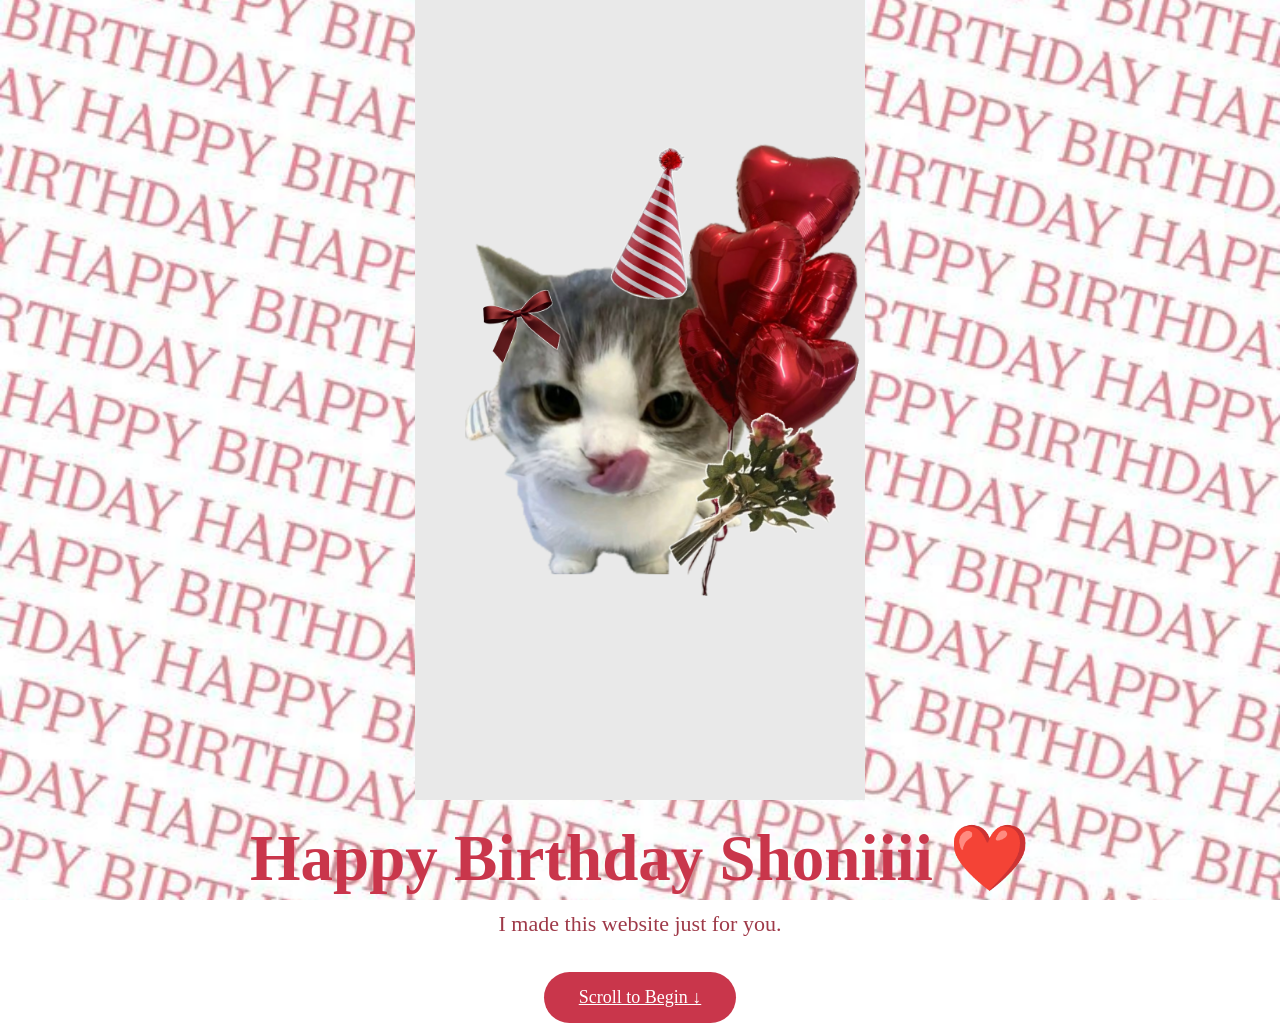
<file: index.html>
<!DOCTYPE html>
<html lang="en">

<head>

    <meta charset="UTF-8">
    <meta name="viewport" content="width=device-width, initial-scale=1.0">

    <title>Happy Birthday Shoniiii ❤️</title>

    <link rel="stylesheet" href="style.css">

</head>

<body>

    <div class="container">

        <img src="images/cat.png" class="cat" alt="Birthday Cat">

        <h1>Happy Birthday Shoniiii ❤️</h1>

        <p>I made this website just for you.</p>

        <a href="love.html" class="button">
            Scroll to Begin ↓
        </a>

    </div>

</body>

</html>
</file>
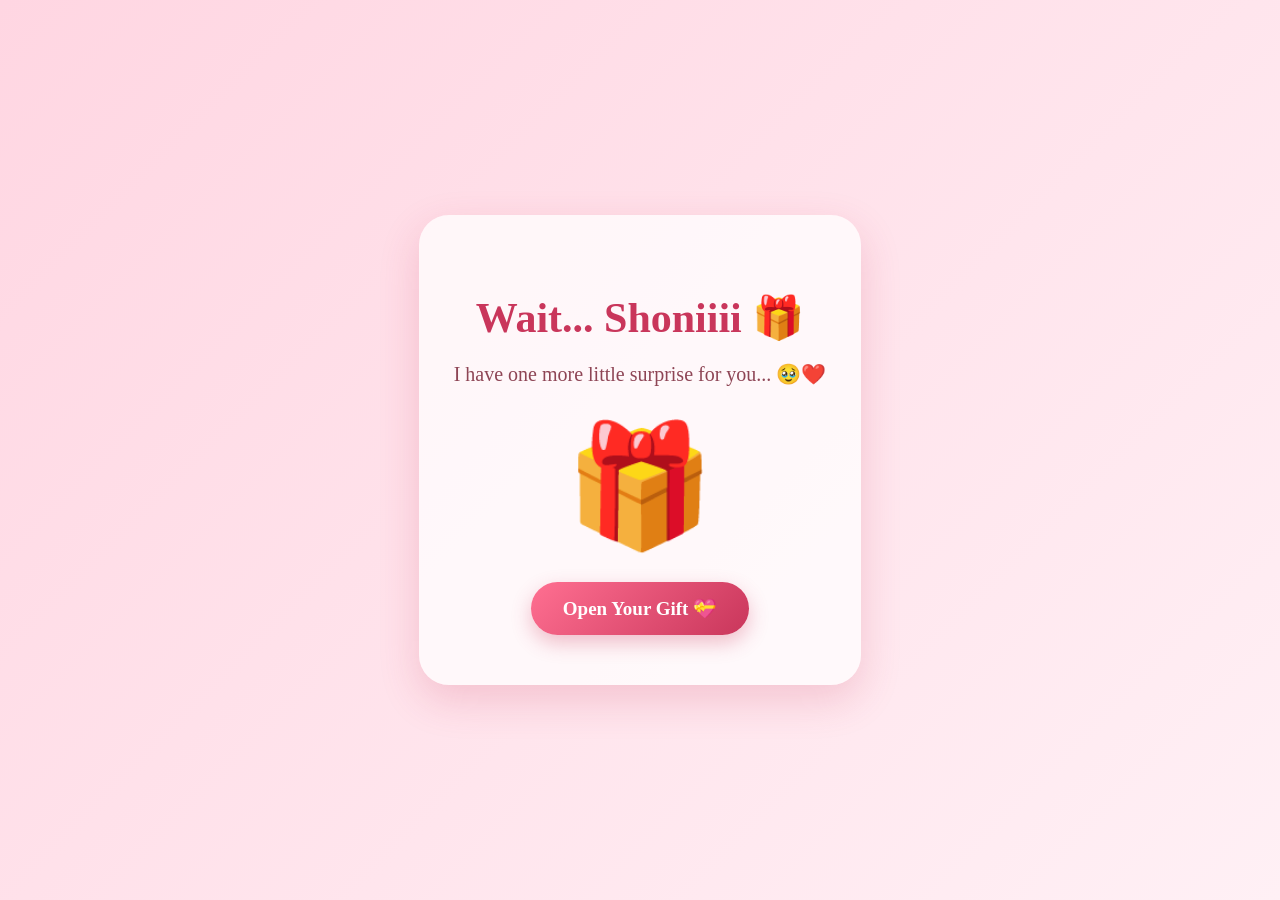
<file: gift.html>
<!DOCTYPE html>
<html lang="en">

<head>

    <meta charset="UTF-8">
    <meta name="viewport" content="width=device-width, initial-scale=1.0">

    <title>A Little Surprise 🎁❤️</title>

    <style>

        * {
            box-sizing: border-box;
        }

        body {
            margin: 0;
            min-height: 100vh;

            display: flex;
            justify-content: center;
            align-items: center;

            text-align: center;

            background: linear-gradient(135deg, #ffd6e2, #fff0f5);

            font-family: Georgia, serif;

            color: #542832;
        }

        .gift-box {
            background: rgba(255, 255, 255, 0.75);

            padding: 50px 35px;

            border-radius: 30px;

            box-shadow: 0 15px 40px rgba(201, 54, 91, 0.2);

            max-width: 600px;
        }

        h1 {
            color: #c9365b;

            font-size: 42px;

            margin-bottom: 10px;
        }

        .subtitle {
            font-size: 20px;

            color: #8e4555;

            margin-bottom: 30px;
        }

        .gift {
            font-size: 120px;

            cursor: pointer;

            display: inline-block;

            transition: 0.3s;

            animation: bounce 2s infinite;
        }

        .gift:hover {
            transform: scale(1.15);
        }

        @keyframes bounce {

            0%, 100% {
                transform: translateY(0);
            }

            50% {
                transform: translateY(-12px);
            }

        }

        .open-button {
            display: inline-block;

            margin-top: 25px;

            padding: 15px 32px;

            background: linear-gradient(135deg, #ff6f91, #c9365b);

            color: white;

            text-decoration: none;

            border-radius: 50px;

            font-size: 19px;

            font-weight: bold;

            box-shadow: 0 8px 20px rgba(201, 54, 91, 0.3);

            transition: 0.3s;
        }

        .open-button:hover {
            transform: scale(1.08);
        }

    </style>

</head>

<body>

    <div class="gift-box">

        <h1>Wait... Shoniiii 🎁</h1>

        <p class="subtitle">
            I have one more little surprise for you... 🥹❤️
        </p>

        <div class="gift">
            🎁
        </div>

        <br>

        <a href="surprise.html" class="open-button">
            Open Your Gift 💝
        </a>

    </div>

</body>

</html>
</file>
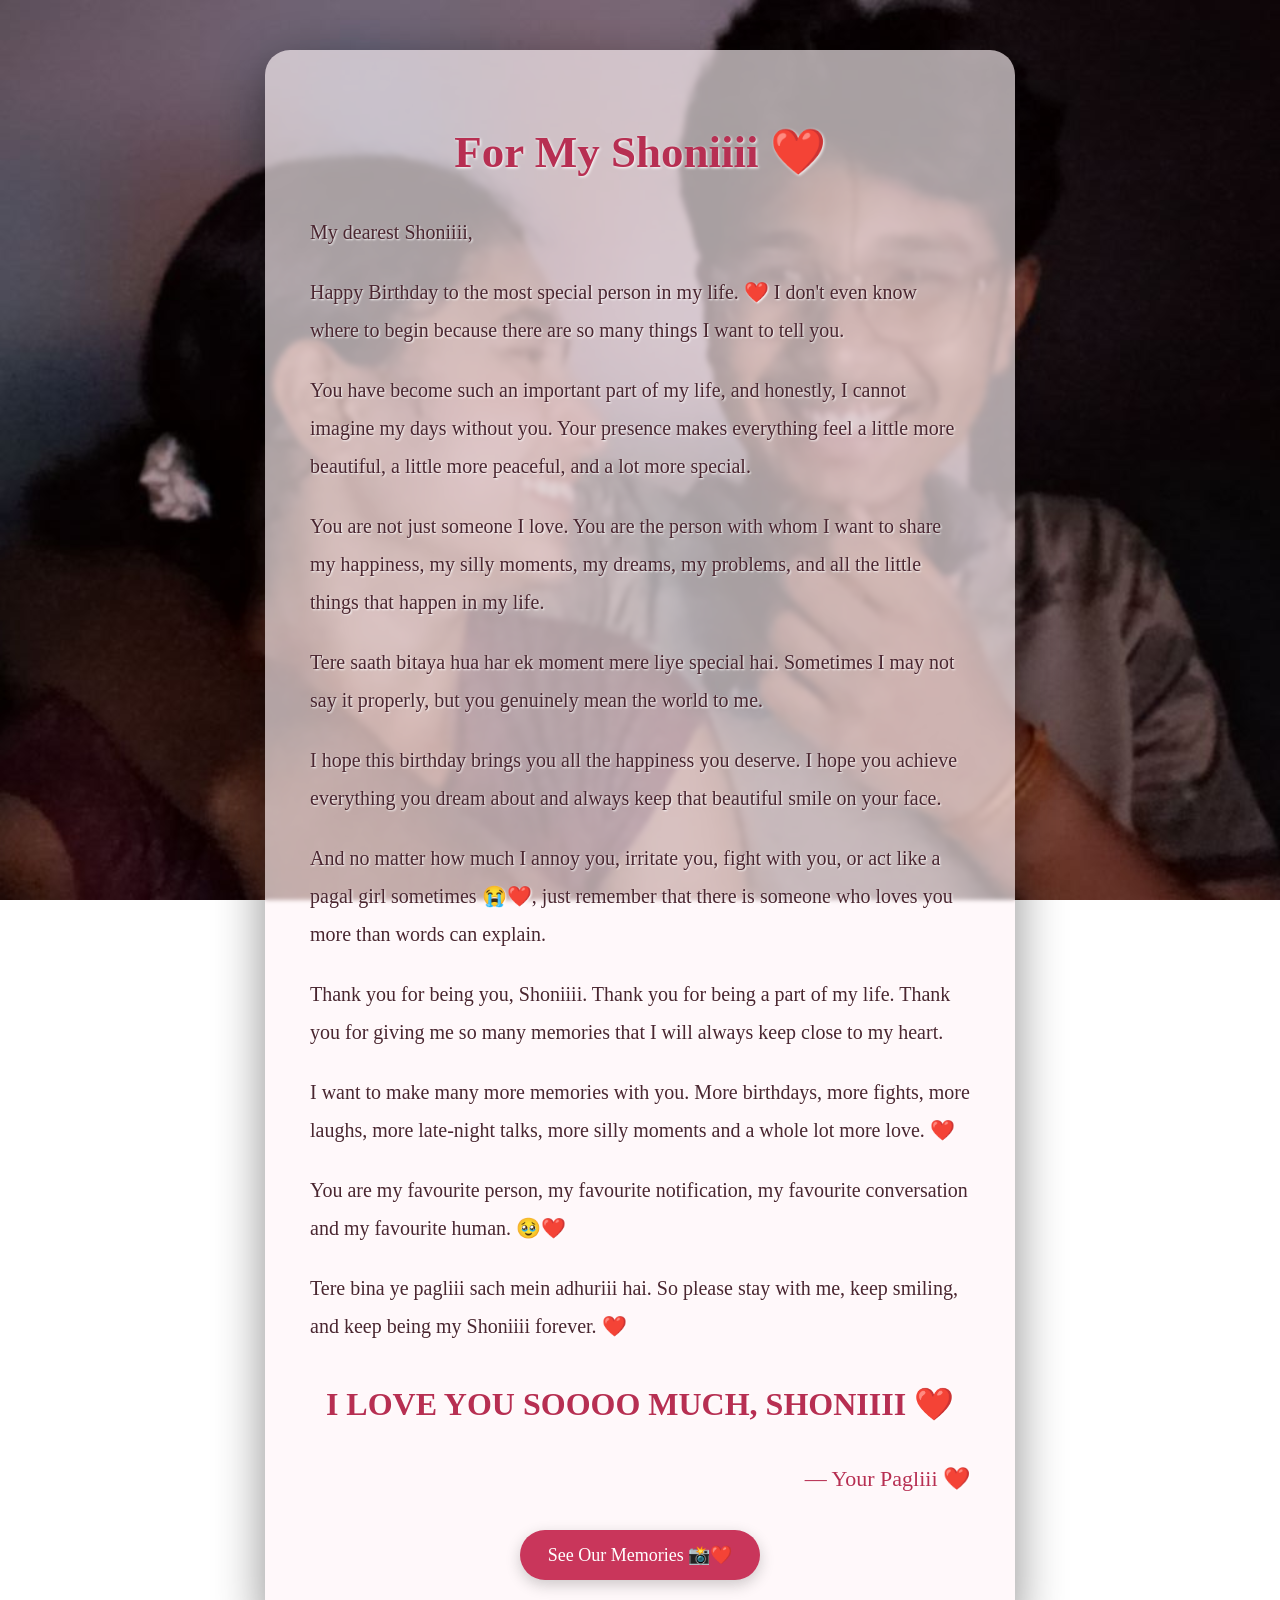
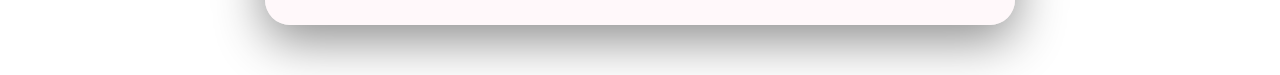
<file: letter.html>
<!DOCTYPE html>
<html lang="en">

<head>

    <meta charset="UTF-8">
    <meta name="viewport" content="width=device-width, initial-scale=1.0">

    <title>For My Shoniiii ❤️</title>

    <style>

        * {
            box-sizing: border-box;
        }

        body {
            margin: 0;
            min-height: 100vh;

            padding: 50px 20px;

            background-image: url("images/letter-background.jpg");
            background-size: cover;
            background-position: center;
            background-attachment: fixed;

            font-family: Georgia, serif;
            color: #4a2630;
        }

        /* Semi-transparent letter box */
        .letter-box {
            max-width: 750px;
            margin: auto;

            padding: 45px;

            background: rgba(255, 245, 247, 0.65);

            border-radius: 25px;

            box-shadow: 0 15px 50px rgba(0, 0, 0, 0.45);

            backdrop-filter: blur(2px);
        }

        h1 {
            text-align: center;

            color: #b72f52;

            font-size: 45px;

            margin-bottom: 35px;

            text-shadow: 1px 1px 3px white;
        }

        p {
            font-size: 20px;

            line-height: 1.9;

            margin-bottom: 22px;

            text-shadow: 1px 1px 2px white;
        }

        h2 {
            text-align: center;

            color: #b72f52;

            font-size: 32px;

            margin-top: 40px;

            text-shadow: 1px 1px 3px white;
        }

        .signature {
            text-align: right;

            font-size: 22px;

            margin-top: 35px;

            color: #b72f52;
        }

        /* Memories button */
        .memory-button {
            display: block;

            width: fit-content;

            margin: 30px auto 0;

            padding: 14px 28px;

            background: #c9365b;

            color: white;

            text-decoration: none;

            border-radius: 30px;

            font-size: 18px;

            transition: 0.3s;

            box-shadow: 0 5px 15px rgba(0, 0, 0, 0.2);
        }

        .memory-button:hover {
            transform: scale(1.08);

            background: #a92749;
        }

    </style>

</head>

<body>

    <div class="letter-box">

        <h1>For My Shoniiii ❤️</h1>

        <p>
            My dearest Shoniiii,
        </p>

        <p>
            Happy Birthday to the most special person in my life. ❤️
            I don't even know where to begin because there are so many
            things I want to tell you.
        </p>

        <p>
            You have become such an important part of my life, and honestly,
            I cannot imagine my days without you. Your presence makes
            everything feel a little more beautiful, a little more peaceful,
            and a lot more special.
        </p>

        <p>
            You are not just someone I love. You are the person with whom
            I want to share my happiness, my silly moments, my dreams,
            my problems, and all the little things that happen in my life.
        </p>

        <p>
            Tere saath bitaya hua har ek moment mere liye special hai.
            Sometimes I may not say it properly, but you genuinely mean
            the world to me.
        </p>

        <p>
            I hope this birthday brings you all the happiness you deserve.
            I hope you achieve everything you dream about and always keep
            that beautiful smile on your face.
        </p>

        <p>
            And no matter how much I annoy you, irritate you, fight with you,
            or act like a pagal girl sometimes 😭❤️, just remember that
            there is someone who loves you more than words can explain.
        </p>

        <p>
            Thank you for being you, Shoniiii.
            Thank you for being a part of my life.
            Thank you for giving me so many memories that I will always
            keep close to my heart.
        </p>

        <p>
            I want to make many more memories with you.
            More birthdays, more fights, more laughs, more late-night talks,
            more silly moments and a whole lot more love. ❤️
        </p>

        <p>
            You are my favourite person, my favourite notification,
            my favourite conversation and my favourite human. 🥹❤️
        </p>

        <p>
            Tere bina ye pagliii sach mein adhuriii hai.
            So please stay with me, keep smiling, and keep being
            my Shoniiii forever. ❤️
        </p>

        <h2>
            I LOVE YOU SOOOO MUCH, SHONIIII ❤️
        </h2>

        <p class="signature">
            — Your Pagliii ❤️
        </p>

        <a href="memories.html" class="memory-button">
            See Our Memories 📸❤️
        </a>

    </div>

</body>

</html>
</file>
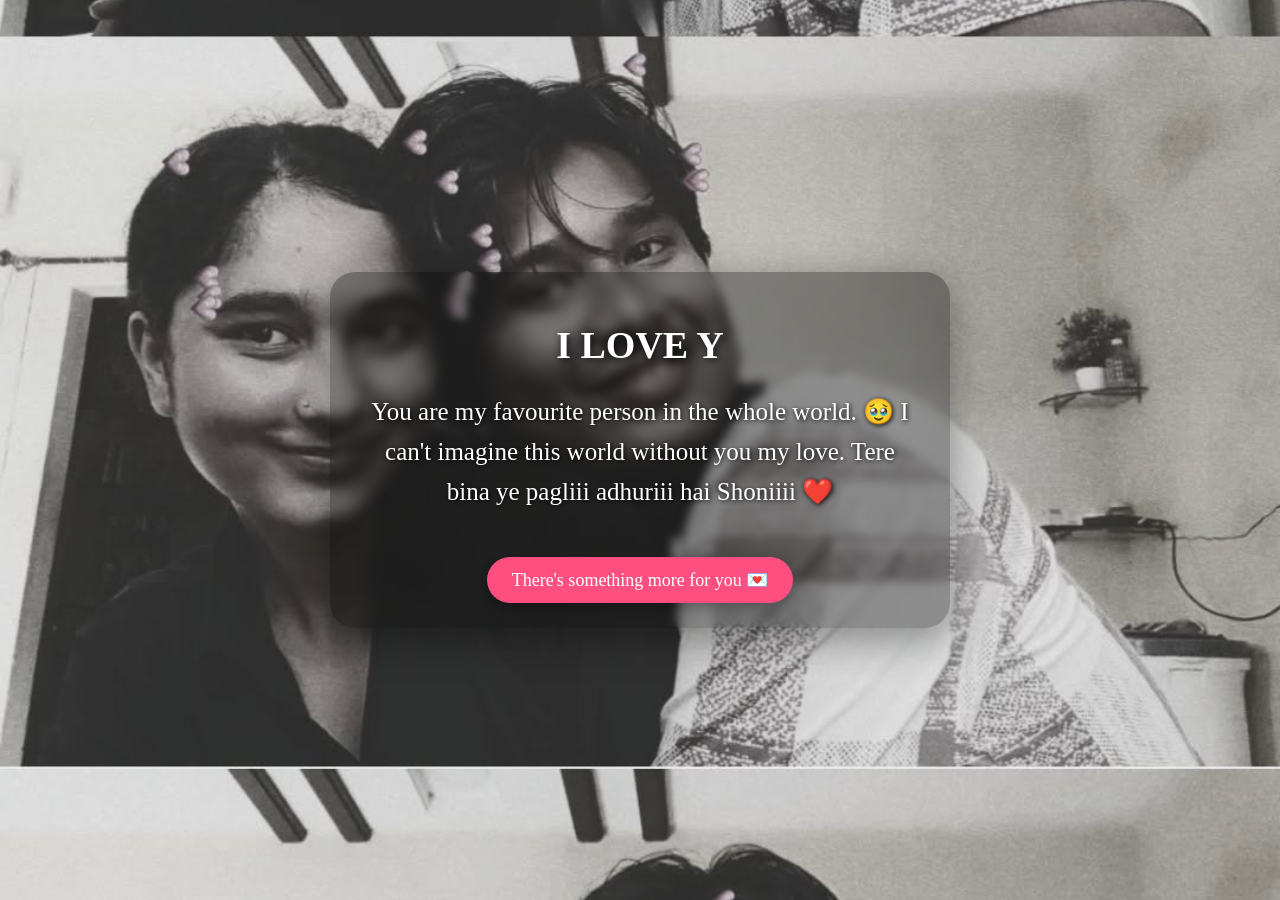
<file: love.html>
<!DOCTYPE html>
<html lang="en">

<head>

    <meta charset="UTF-8">
    <meta name="viewport" content="width=device-width, initial-scale=1.0">

    <title>I Love You ❤️</title>

    <style>

        body {
            margin: 0;
            min-height: 100vh;

            display: flex;
            justify-content: center;
            align-items: center;

            text-align: center;

            background-image: url("images/love-background.jpg");
            background-size: cover;
            background-position: center;
            background-attachment: fixed;

            font-family: Georgia, serif;
            color: white;
        }

        .love-box {
            background: rgba(0, 0, 0, 0.35);

            padding: 25px 35px;

            border-radius: 25px;

            backdrop-filter: blur(5px);

            box-shadow: 0 10px 40px rgba(0, 0, 0, 0.4);

            max-width: 550px;
        }

        h1 {
            font-size: 38px;
            margin-bottom: 20px;

            white-space: nowrap;

            text-shadow: 2px 2px 8px #000;
        }

        p {
            font-size: 25px;
            line-height: 1.6;

            text-shadow: 1px 1px 5px #000;
        }

        .love-button {
            display: inline-block;

            margin-top: 20px;

            padding: 12px 25px;

            background: #ff4f81;
            color: white;

            text-decoration: none;

            border-radius: 30px;

            font-size: 18px;

            box-shadow: 0 5px 15px rgba(0, 0, 0, 0.3);

            transition: 0.3s;
        }

        .love-button:hover {
            transform: scale(1.08);
            background: #ff2f68;
        }

    </style>

</head>

<body>

    <div class="love-box">

        <h1 id="typing"></h1>

        <p>
            You are my favourite person in the whole world. 🥹
            I can't imagine this world without you my love.
            Tere bina ye pagliii adhuriii hai Shoniiii ❤️
        </p>

        <a href="letter.html" class="love-button">
            There's something more for you 💌
        </a>

    </div>


    <script>

        const text = "I LOVE YOU SHONIII ❤️";
        let i = 0;

        function typing() {

            if (i < text.length) {

                document.getElementById("typing").innerHTML += text.charAt(i);

                i++;

                setTimeout(typing, 120);

            }

        }

        typing();

    </script>

</body>

</html>
</file>
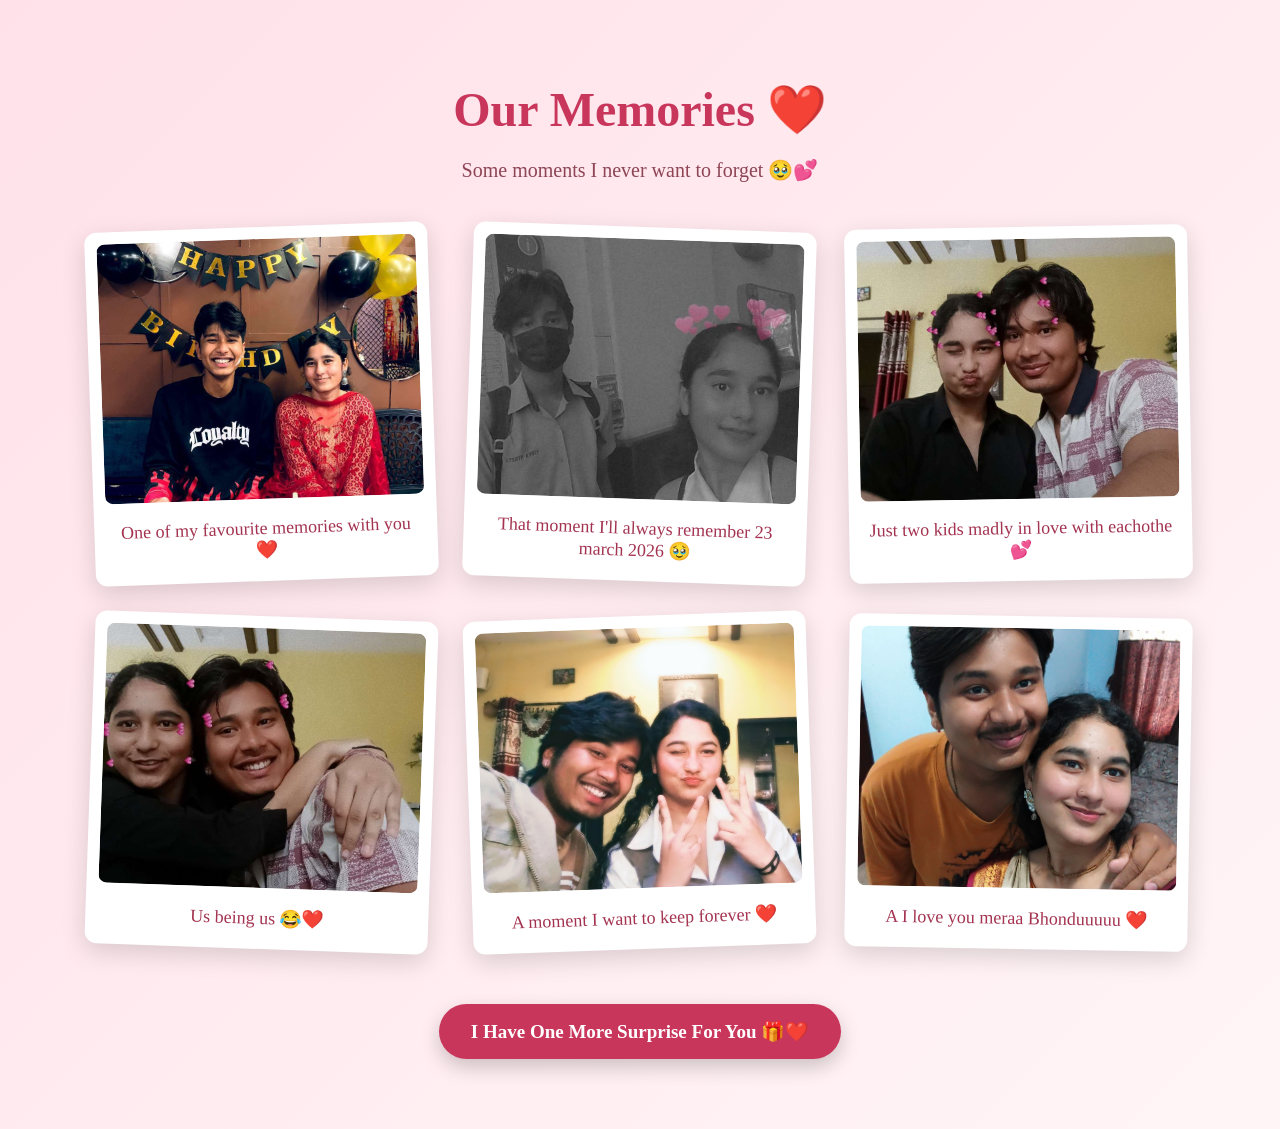
<file: memories.html>
<!DOCTYPE html>
<html lang="en">

<head>

    <meta charset="UTF-8">
    <meta name="viewport" content="width=device-width, initial-scale=1.0">

    <title>Our Memories ❤️</title>

    <style>

        * {
            box-sizing: border-box;
        }

        body {
            margin: 0;
            min-height: 100vh;

            padding: 50px 20px;

            background: linear-gradient(135deg, #ffe1e9, #fff5f7);

            font-family: Georgia, serif;
            color: #542832;
        }

        h1 {
            text-align: center;

            color: #c9365b;

            font-size: 48px;

            margin-bottom: 10px;
        }

        .subtitle {
            text-align: center;

            font-size: 20px;

            margin-bottom: 45px;

            color: #8e4555;
        }

        .memories {
            max-width: 1100px;

            margin: auto;

            display: grid;

            grid-template-columns: repeat(3, 1fr);

            gap: 35px;
        }

        .memory {
            background: white;

            padding: 12px 12px 20px;

            border-radius: 12px;

            box-shadow: 0 8px 25px rgba(0, 0, 0, 0.15);

            transition: 0.3s;

            transform: rotate(-2deg);
        }

        .memory:nth-child(2) {
            transform: rotate(2deg);
        }

        .memory:nth-child(3) {
            transform: rotate(-1deg);
        }

        .memory:nth-child(4) {
            transform: rotate(2deg);
        }

        .memory:nth-child(5) {
            transform: rotate(-2deg);
        }

        .memory:nth-child(6) {
            transform: rotate(1deg);
        }

        .memory:hover {
            transform: scale(1.05) rotate(0deg);
        }

        .memory img {
            width: 100%;

            height: 260px;

            object-fit: cover;

            border-radius: 8px;
        }

        .memory p {
            text-align: center;

            font-size: 18px;

            margin: 15px 5px 0;

            color: #a33350;
        }


        /* GIFT BUTTON */

        .gift-button {
            display: block;

            width: fit-content;

            margin: 55px auto 20px;

            padding: 16px 32px;

            background: #c9365b;

            color: white;

            text-decoration: none;

            border-radius: 30px;

            font-size: 19px;

            font-weight: bold;

            box-shadow: 0 8px 20px rgba(0, 0, 0, 0.2);

            transition: 0.3s;
        }

        .gift-button:hover {
            transform: scale(1.08);

            background: #a92749;
        }


        @media (max-width: 800px) {

            .memories {
                grid-template-columns: repeat(2, 1fr);
            }

        }


        @media (max-width: 550px) {

            .memories {
                grid-template-columns: 1fr;
            }

            h1 {
                font-size: 38px;
            }

        }

    </style>

</head>


<body>

    <h1>Our Memories ❤️</h1>

    <p class="subtitle">
        Some moments I never want to forget 🥹💕
    </p>


    <div class="memories">

        <div class="memory">
            <img src="images/memory1.jpg" alt="Our Memory">
            <p>One of my favourite memories with you ❤️</p>
        </div>


        <div class="memory">
            <img src="images/memory2.jpg" alt="Our Memory">
            <p>That moment I'll always remember 23 march 2026 🥹</p>
        </div>


        <div class="memory">
            <img src="images/memory3.jpg" alt="Our Memory">
            <p>Just two kids madly in love with eachothe💕</p>
        </div>


        <div class="memory">
            <img src="images/memory4.jpg" alt="Our Memory">
            <p>Us being us 😂❤️</p>
        </div>


        <div class="memory">
            <img src="images/memory5.jpg" alt="Our Memory">
            <p>A moment I want to keep forever ❤️</p>
        </div>


        <div class="memory">
            <img src="images/memory6.jpg" alt="Our Memory">
            <p>A I love you meraa Bhonduuuuu ❤️</p>
        </div>

    </div>


    <a href="gift.html" class="gift-button">
        I Have One More Surprise For You 🎁❤️
    </a>


</body>

</html>
</file>
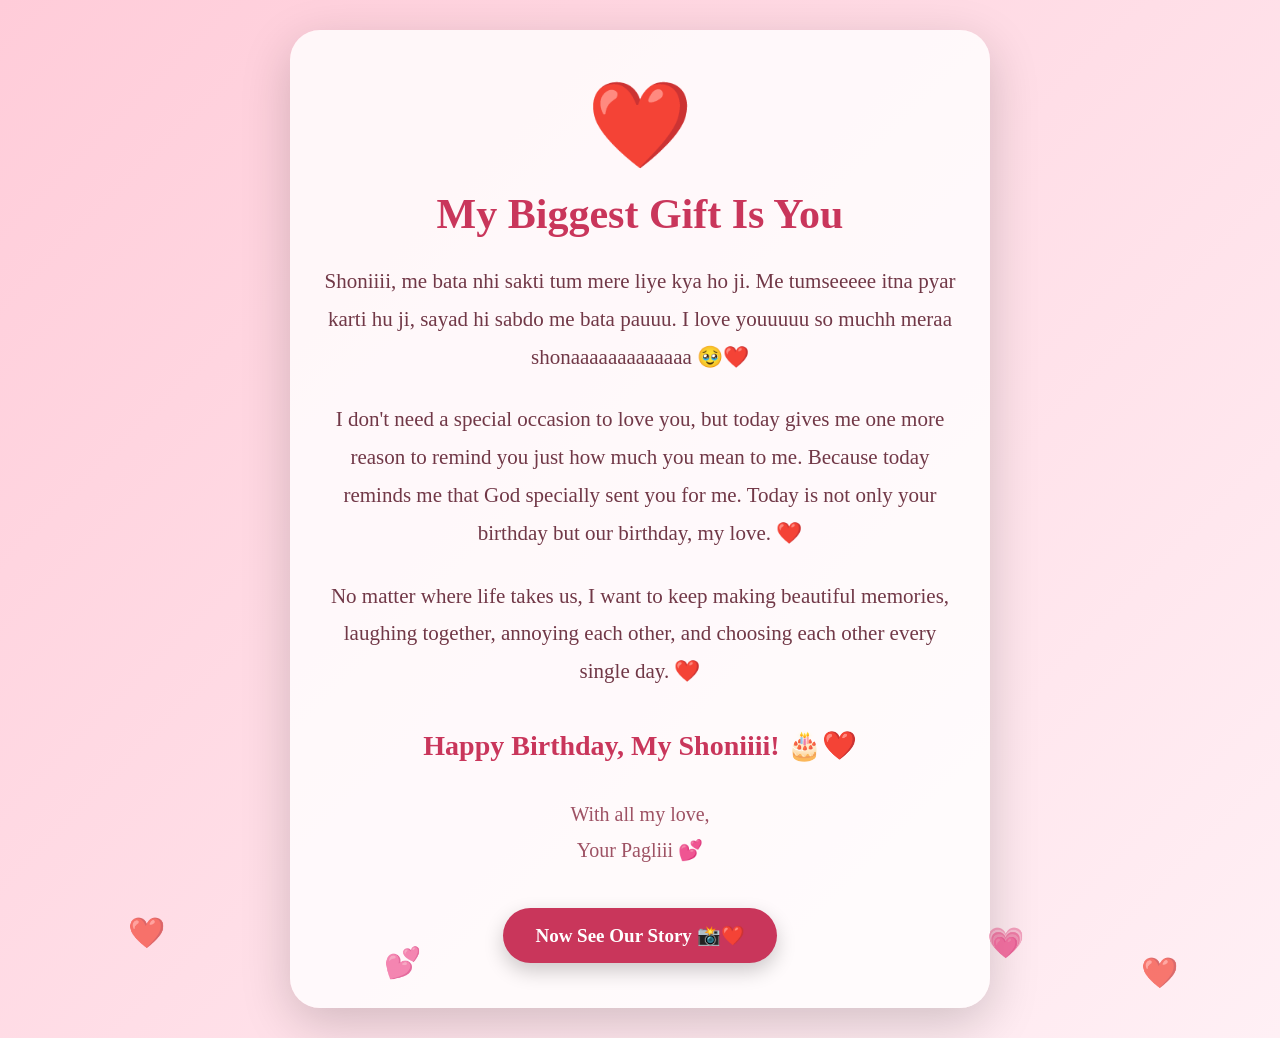
<file: surprise.html>
<!DOCTYPE html>
<html lang="en">

<head>

    <meta charset="UTF-8">
    <meta name="viewport" content="width=device-width, initial-scale=1.0">

    <title>My Surprise For You ❤️</title>

    <style>

        * {
            box-sizing: border-box;
        }

        body {
            margin: 0;
            min-height: 100vh;

            display: flex;
            justify-content: center;
            align-items: center;

            text-align: center;

            background: linear-gradient(135deg, #ffccd9, #fff0f5);

            font-family: Georgia, serif;

            color: #542832;

            padding: 30px 15px;
        }

        .surprise {
            max-width: 700px;

            padding: 45px 30px;

            background: rgba(255, 255, 255, 0.82);

            border-radius: 30px;

            box-shadow: 0 15px 50px rgba(0, 0, 0, 0.18);
        }

        .heart {
            font-size: 85px;

            animation: heartbeat 1.2s infinite;
        }

        @keyframes heartbeat {

            0%, 100% {
                transform: scale(1);
            }

            50% {
                transform: scale(1.15);
            }

        }

        h1 {
            color: #c9365b;

            font-size: 42px;

            margin: 15px 0 25px;
        }

        p {
            font-size: 21px;

            line-height: 1.8;

            color: #713847;

            margin-bottom: 25px;
        }

        .final {
            margin-top: 30px;

            font-size: 28px;

            font-weight: bold;

            color: #c9365b;
        }

        .forever {
            margin-top: 25px;

            font-size: 20px;

            color: #9e5264;
        }


        /* Slideshow Button */

        .slideshow-button {
            display: inline-block;

            margin-top: 15px;

            padding: 16px 32px;

            background: #c9365b;

            color: white;

            text-decoration: none;

            border-radius: 30px;

            font-size: 19px;

            font-weight: bold;

            box-shadow: 0 8px 20px rgba(0, 0, 0, 0.2);

            transition: 0.3s;
        }

        .slideshow-button:hover {
            transform: scale(1.08);

            background: #a92749;
        }


        /* Floating Hearts */

        .floating {
            position: fixed;

            font-size: 30px;

            animation: float 6s linear infinite;

            opacity: 0.7;

            pointer-events: none;
        }

        .one {
            left: 10%;
            bottom: -50px;
        }

        .two {
            left: 30%;
            bottom: -80px;
            animation-delay: 2s;
        }

        .three {
            right: 20%;
            bottom: -60px;
            animation-delay: 1s;
        }

        .four {
            right: 8%;
            bottom: -90px;
            animation-delay: 3s;
        }

        @keyframes float {

            from {
                transform: translateY(0);
            }

            to {
                transform: translateY(-110vh);
            }

        }


        @media (max-width: 600px) {

            h1 {
                font-size: 32px;
            }

            p {
                font-size: 18px;
            }

        }

    </style>

</head>


<body>

    <div class="floating one">❤️</div>
    <div class="floating two">💕</div>
    <div class="floating three">💗</div>
    <div class="floating four">❤️</div>


    <div class="surprise">

        <div class="heart">❤️</div>

        <h1>My Biggest Gift Is You</h1>


        <p>
            Shoniiii, me bata nhi sakti tum mere liye kya ho ji.
            Me tumseeeee itna pyar karti hu ji, sayad hi sabdo me
            bata pauuu. I love youuuuu so muchh meraa
            shonaaaaaaaaaaaaa 🥹❤️
        </p>


        <p>
            I don't need a special occasion to love you,
            but today gives me one more reason to remind you
            just how much you mean to me.
            Because today reminds me that God specially
            sent you for me.
            Today is not only your birthday but our birthday,
            my love. ❤️
        </p>


        <p>
            No matter where life takes us,
            I want to keep making beautiful memories,
            laughing together, annoying each other,
            and choosing each other every single day. ❤️
        </p>


        <p class="final">
            Happy Birthday, My Shoniiii! 🎂❤️
        </p>


        <p class="forever">
            With all my love,<br>
            Your Pagliii 💕
        </p>


        <a href="slideshow.html" class="slideshow-button">
            Now See Our Story 📸❤️
        </a>

    </div>


</body>

</html>
</file>
<file: style.css>
* {
    box-sizing: border-box;
}

body {
    margin: 0;
    min-height: 100vh;

    background-image: url("images/background.jpg");
    background-size: cover;
    background-position: center;
    background-attachment: fixed;

    font-family: Georgia, serif;
    text-align: center;
}

.container {
    min-height: 100vh;

    display: flex;
    flex-direction: column;
    justify-content: center;
    align-items: center;
}

.cat {
    width: 450px;
    max-width: 80%;
}

h1 {
    color: #c9364b;
    font-size: 65px;
    margin: 20px 0 5px;
}

p {
    color: #9e3948;
    font-size: 22px;
    margin: 10px;
}

.button {
    margin-top: 25px;
    padding: 15px 35px;

    border: none;
    border-radius: 30px;

    background: #c9364b;
    color: white;

    font-size: 18px;
    cursor: pointer;
}

.button:hover {
    transform: scale(1.08);
}
</file>
